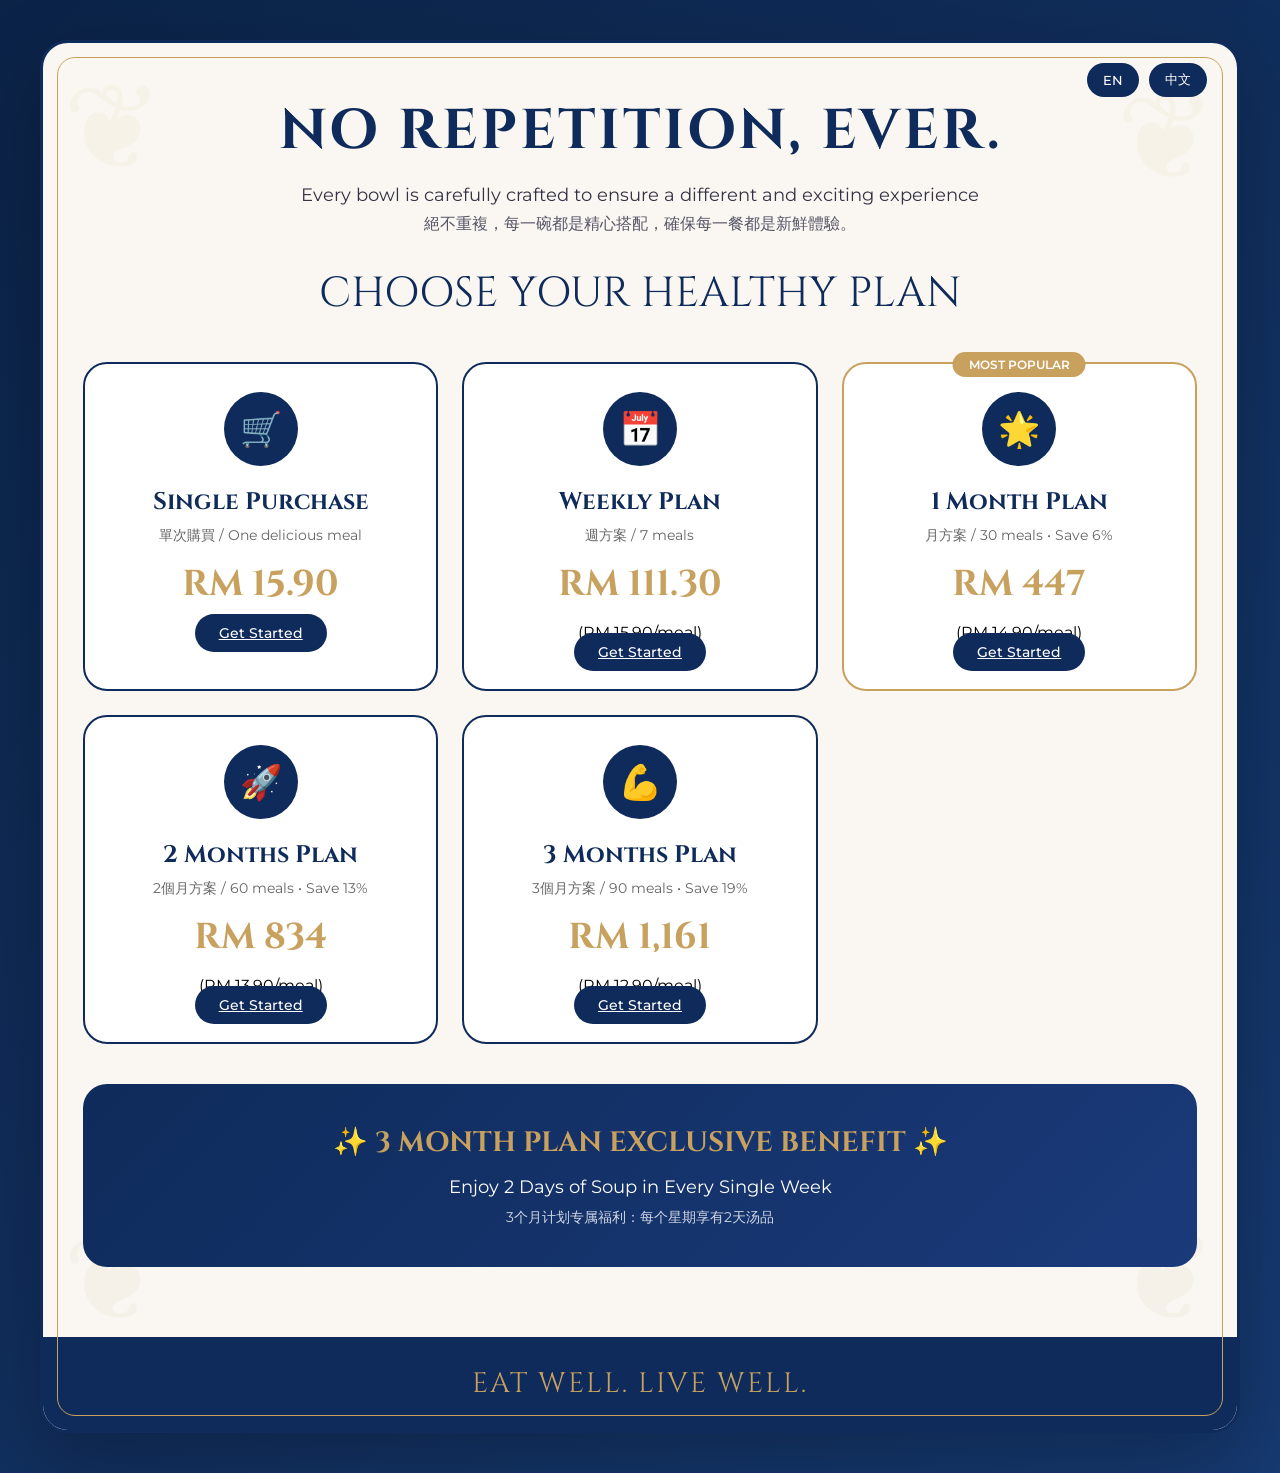
<file: index.html>
<!DOCTYPE html>
<html lang="en">
<head>
    <meta charset="UTF-8">
    <meta name="viewport" content="width=device-width, initial-scale=1.0">
    <title>Healthy Bowl - Premium Meal Subscription</title>
    <link href="https://fonts.googleapis.com/css2?family=Cinzel:wght@400;600;700&family=Montserrat:wght@300;400;500;600;700&display=swap" rel="stylesheet">
    <link rel="stylesheet" href="css/common.css">
</head>
<body>

<div class="main-container">
    <div class="leaf l1">❦</div>
    <div class="leaf l2">❦</div>
    <div class="leaf l3">❦</div>
    <div class="leaf l4">❦</div>

    <div class="language-switch">
        <button onclick="document.documentElement.lang='en'">EN</button>
        <button onclick="document.documentElement.lang='zh'">中文</button>
    </div>

    <div class="header">
        <h1>NO REPETITION, EVER.</h1>
        <div class="subtitle">Every bowl is carefully crafted to ensure a different and exciting experience</div>
        <div class="chinese">絕不重複，每一碗都是精心搭配，確保每一餐都是新鮮體驗。</div>
        <div class="section-title">CHOOSE YOUR HEALTHY PLAN</div>
    </div>

    <div class="content">
        <div class="plan-grid">
            <!-- Single Purchase -->
            <div class="plan-card" data-plan="single" data-days="1" data-price="15.90">
                <div class="plan-icon">🛒</div>
                <h3>Single Purchase</h3>
                <p>單次購買 / One delicious meal</p>
                <div class="price">RM 15.90</div>
                <a href="register.html" class="btn-small">Get Started</a>
            </div>

            <!-- Weekly -->
            <div class="plan-card" data-plan="weekly" data-days="7" data-price="111.30">
                <div class="plan-icon">📅</div>
                <h3>Weekly Plan</h3>
                <p>週方案 / 7 meals</p>
                <div class="price">RM 111.30</div>
                <div class="price-detail">(RM 15.90/meal)</div>
                <a href="register.html" class="btn-small">Get Started</a>
            </div>

            <!-- 1 Month -->
            <div class="plan-card popular" data-plan="1month" data-days="30" data-price="447">
                <div class="popular-badge">MOST POPULAR</div>
                <div class="plan-icon">🌟</div>
                <h3>1 Month Plan</h3>
                <p>月方案 / 30 meals • Save 6%</p>
                <div class="price">RM 447</div>
                <div class="price-detail">(RM 14.90/meal)</div>
                <a href="register.html" class="btn-small">Get Started</a>
            </div>

            <!-- 2 Months -->
            <div class="plan-card" data-plan="2months" data-days="60" data-price="834">
                <div class="plan-icon">🚀</div>
                <h3>2 Months Plan</h3>
                <p>2個月方案 / 60 meals • Save 13%</p>
                <div class="price">RM 834</div>
                <div class="price-detail">(RM 13.90/meal)</div>
                <a href="register.html" class="btn-small">Get Started</a>
            </div>

            <!-- 3 Months -->
            <div class="plan-card" data-plan="3months" data-days="90" data-price="1161">
                <div class="plan-icon">💪</div>
                <h3>3 Months Plan</h3>
                <p>3個月方案 / 90 meals • Save 19%</p>
                <div class="price">RM 1,161</div>
                <div class="price-detail">(RM 12.90/meal)</div>
                <a href="register.html" class="btn-small">Get Started</a>
            </div>
        </div>

        <div class="promo-banner">
            <h3>✨ 3 MONTH PLAN EXCLUSIVE BENEFIT ✨</h3>
            <p>Enjoy 2 Days of Soup in Every Single Week</p>
            <div class="chinese">3个月计划专属福利：每个星期享有2天汤品</div>
        </div>
    </div>

    <div class="footer">
        EAT WELL. LIVE WELL.
    </div>
</div>

</body>
</html>
</file>
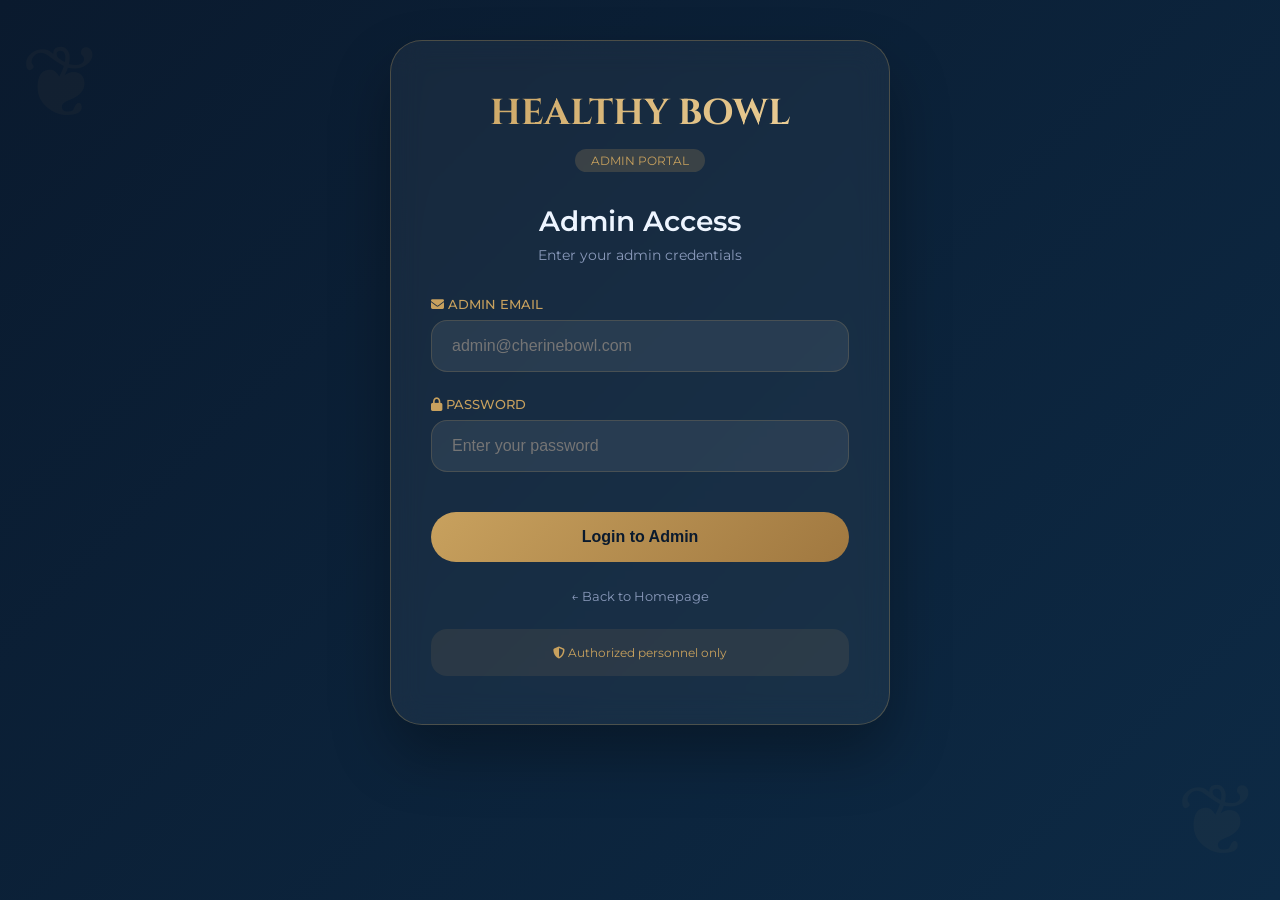
<file: admin-login.html>
<!DOCTYPE html>
<html lang="en">
<head>
    <meta charset="UTF-8">
    <meta name="viewport" content="width=device-width, initial-scale=1.0">
    <title>Admin Login - Healthy Bowl</title>
    <link href="https://fonts.googleapis.com/css2?family=Cinzel:wght@400;600;700&family=Montserrat:wght@300;400;500;600;700&display=swap" rel="stylesheet">
    <link rel="stylesheet" href="https://cdnjs.cloudflare.com/ajax/libs/font-awesome/6.5.1/css/all.min.css">
    <style>
        * { margin: 0; padding: 0; box-sizing: border-box; }
        body {
            background: linear-gradient(135deg, #0a1a2e, #0d2a45);
            font-family: 'Montserrat', sans-serif;
            min-height: 100vh;
            padding: 40px;
        }
        .container { max-width: 500px; margin: 0 auto; }
        .admin-card {
            background: rgba(255,255,255,0.05);
            backdrop-filter: blur(15px);
            border-radius: 32px;
            padding: 48px 40px;
            border: 1px solid rgba(200,161,94,0.3);
            box-shadow: 0 30px 60px rgba(0,0,0,0.3);
        }
        .logo { text-align: center; margin-bottom: 32px; }
        .logo h1 {
            font-family: 'Cinzel', serif;
            font-size: 36px;
            background: linear-gradient(135deg, #c8a15e, #f0d49e);
            -webkit-background-clip: text;
            background-clip: text;
            color: transparent;
        }
        .logo .badge {
            display: inline-block;
            background: rgba(200,161,94,0.2);
            padding: 4px 16px;
            border-radius: 30px;
            font-size: 12px;
            color: #c8a15e;
            margin-top: 12px;
        }
        .title { text-align: center; margin-bottom: 32px; }
        .title h2 { font-size: 28px; font-weight: 600; color: #eef5ff; margin-bottom: 8px; }
        .title p { color: #8a9abb; font-size: 14px; }
        .input-group { margin-bottom: 24px; }
        .input-group label {
            display: block;
            margin-bottom: 8px;
            color: #c8a15e;
            font-size: 13px;
            font-weight: 500;
        }
        .input-group input {
            width: 100%;
            padding: 16px 20px;
            background: rgba(255,255,255,0.08);
            border: 1px solid rgba(200,161,94,0.2);
            border-radius: 16px;
            font-size: 16px;
            color: #eef5ff;
        }
        .input-group input:focus {
            outline: none;
            border-color: #c8a15e;
        }
        .btn-login {
            width: 100%;
            padding: 16px;
            background: linear-gradient(135deg, #c8a15e, #a07840);
            border: none;
            border-radius: 40px;
            font-size: 16px;
            font-weight: 600;
            color: #0a1a2e;
            cursor: pointer;
            margin-top: 16px;
        }
        .btn-login:hover { transform: translateY(-2px); }
        .back-link { text-align: center; margin-top: 24px; }
        .back-link a { color: #8a9abb; text-decoration: none; font-size: 13px; }
        .back-link a:hover { color: #c8a15e; }
        .info-note {
            background: rgba(200,161,94,0.1);
            border-radius: 16px;
            padding: 16px;
            margin-top: 24px;
            text-align: center;
        }
        .info-note p { font-size: 12px; color: #c8a15e; }
        .leaf {
            position: absolute;
            font-size: 100px;
            opacity: 0.04;
            color: #c8a15e;
            pointer-events: none;
        }
        .leaf-1 { top: 20px; left: 20px; }
        .leaf-2 { bottom: 20px; right: 20px; }
        @media (max-width: 600px) {
            body { padding: 20px; }
            .admin-card { padding: 32px 24px; }
        }
    </style>
</head>
<body>
    <div class="leaf leaf-1">❦</div>
    <div class="leaf leaf-2">❦</div>
    <div class="container">
        <div class="admin-card">
            <div class="logo">
                <h1>HEALTHY BOWL</h1>
                <div class="badge">ADMIN PORTAL</div>
            </div>
            <div class="title">
                <h2>Admin Access</h2>
                <p>Enter your admin credentials</p>
            </div>
            <div class="input-group">
                <label><i class="fas fa-envelope"></i> ADMIN EMAIL</label>
                <input type="email" id="adminEmail" placeholder="admin@cherinebowl.com">
            </div>
            <div class="input-group">
                <label><i class="fas fa-lock"></i> PASSWORD</label>
                <input type="password" id="adminPassword" placeholder="Enter your password">
            </div>
            <button class="btn-login" onclick="adminLogin()">Login to Admin</button>
            <div class="back-link">
                <a href="index.html">← Back to Homepage</a>
            </div>
            <div class="info-note">
                <p><i class="fas fa-shield-alt"></i> Authorized personnel only</p>
            </div>
        </div>
    </div>

    <script src="js/supabase.js"></script>
    <script>
        // 管理員帳號（固定）
        const ADMIN_CREDENTIALS = {
            email: "admin@cherinebowl.com",
            password: "Admin040907@"
        };

        async function adminLogin() {
            const email = document.getElementById('adminEmail').value;
            const password = document.getElementById('adminPassword').value;
            
            if (!email || !password) {
                alert('Please enter email and password');
                return;
            }
            
            if (email !== ADMIN_CREDENTIALS.email || password !== ADMIN_CREDENTIALS.password) {
                alert('Invalid admin credentials');
                return;
            }
            
            // 儲存管理員登入狀態
            localStorage.setItem('adminLoggedIn', 'true');
            localStorage.setItem('adminEmail', email);
            
            // 跳轉到後台
            window.location.href = 'admin.html';
        }

        document.addEventListener('keypress', function(e) {
            if (e.key === 'Enter') adminLogin();
        });
    </script>
</body>
</html>
</file>
<file: css/common.css>
/* ============================================
   Healthy Bowl - 前端統一樣式表
   奢華風格 | 深藍 + 金色 + 奶油色
============================================ */

/* 字體導入 */
@import url('https://fonts.googleapis.com/css2?family=Cinzel:wght@400;600;700&family=Montserrat:wght@300;400;500;600;700&display=swap');

/* ============================================
   變數定義
============================================ */
:root {
    --navy: #0f2b5b;
    --gold: #c8a15e;
    --cream: #faf7f2;
    --dark-cream: #f0ebe2;
    --success: #2d6a4f;
    --error: #c31313;
    --warning: #e67e22;
    --border-light: #e0d5b8;
}

/* ============================================
   基礎重置
============================================ */
* {
    margin: 0;
    padding: 0;
    box-sizing: border-box;
}

body {
    background: linear-gradient(135deg, #0b2347, #163a72);
    font-family: 'Montserrat', sans-serif;
    min-height: 100vh;
    padding: 40px;
}

/* ============================================
   主容器
============================================ */
.main-container {
    max-width: 1400px;
    margin: auto;
    background: var(--cream);
    border-radius: 28px;
    position: relative;
    overflow: hidden;
    border: 3px solid var(--navy);
    box-shadow: 0 30px 80px rgba(0, 0, 0, 0.25);
}

.main-container:before {
    content: "";
    position: absolute;
    inset: 14px;
    border: 1.5px solid var(--gold);
    border-radius: 18px;
    pointer-events: none;
    z-index: 1;
}

/* ============================================
   裝飾葉子
============================================ */
.leaf {
    position: absolute;
    font-size: 120px;
    opacity: 0.06;
    color: var(--gold);
    pointer-events: none;
    z-index: 0;
}
.leaf.l1 { top: 10px; left: 20px; }
.leaf.l2 { top: 20px; right: 20px; }
.leaf.l3 { bottom: 80px; left: 20px; }
.leaf.l4 { bottom: 80px; right: 20px; }

/* ============================================
   語言切換
============================================ */
.language-switch {
    position: absolute;
    top: 20px;
    right: 30px;
    display: flex;
    gap: 10px;
    z-index: 10;
}
.language-switch button {
    padding: 8px 16px;
    background: var(--navy);
    color: white;
    border: none;
    border-radius: 30px;
    cursor: pointer;
    font-size: 13px;
    font-weight: 500;
    transition: all 0.3s ease;
    font-family: 'Montserrat', sans-serif;
}
.language-switch button:hover {
    background: var(--gold);
    transform: translateY(-2px);
}

/* ============================================
   標題區域
============================================ */
.header {
    padding: 50px 50px 20px;
    text-align: center;
    position: relative;
    z-index: 2;
}
.header h1 {
    font-family: 'Cinzel', serif;
    font-size: 56px;
    color: var(--navy);
    letter-spacing: 3px;
}
.header .subtitle {
    font-size: 18px;
    margin-top: 15px;
    color: #334;
    font-weight: 400;
}
.header .chinese {
    margin-top: 8px;
    font-size: 16px;
    color: #556;
}
.section-title {
    font-family: 'Cinzel', serif;
    font-size: 42px;
    color: var(--navy);
    margin: 30px 0 20px;
    text-align: center;
}

/* ============================================
   內容區域
============================================ */
.content {
    padding: 0 40px 40px;
    position: relative;
    z-index: 2;
}

/* ============================================
   卡片
============================================ */
.card {
    background: white;
    border: 2px solid var(--navy);
    border-radius: 24px;
    overflow: hidden;
    margin-bottom: 30px;
}

.inner-card {
    background: white;
    border-radius: 24px;
    padding: 32px;
    box-shadow: 0 10px 30px rgba(0, 0, 0, 0.05);
}

/* 限寬卡片 */
.card-limited {
    max-width: 600px;
    margin: 0 auto;
}

/* ============================================
   方案卡片網格
============================================ */
.plan-grid {
    display: grid;
    grid-template-columns: repeat(auto-fit, minmax(280px, 1fr));
    gap: 24px;
    margin-bottom: 40px;
}
.plan-card {
    background: white;
    border: 2px solid var(--navy);
    border-radius: 24px;
    padding: 28px 20px;
    text-align: center;
    cursor: pointer;
    transition: all 0.3s ease;
    position: relative;
}
.plan-card:hover {
    transform: translateY(-5px);
    box-shadow: 0 20px 40px rgba(0, 0, 0, 0.1);
}
.plan-card.selected {
    border: 2px solid var(--gold);
    background: linear-gradient(135deg, #fff, #fef9f0);
}
.plan-card.popular {
    border: 2px solid var(--gold);
}
.popular-badge {
    position: absolute;
    top: -12px;
    left: 50%;
    transform: translateX(-50%);
    background: var(--gold);
    color: white;
    padding: 5px 16px;
    border-radius: 30px;
    font-size: 12px;
    font-weight: 600;
}
.plan-icon {
    width: 74px;
    height: 74px;
    border-radius: 50%;
    background: var(--navy);
    display: inline-flex;
    align-items: center;
    justify-content: center;
    font-size: 34px;
    color: white;
    margin-bottom: 20px;
}
.plan-card h3 {
    font-family: 'Cinzel', serif;
    font-size: 24px;
    color: var(--navy);
    margin-bottom: 8px;
}
.plan-card p {
    font-size: 14px;
    color: #666;
    margin-bottom: 15px;
}
.price {
    font-size: 36px;
    font-family: 'Cinzel', serif;
    font-weight: 700;
    color: var(--gold);
    margin: 15px 0;
}
.price small {
    font-size: 14px;
    font-family: 'Montserrat', sans-serif;
}
.save-badge {
    position: absolute;
    left: -15px;
    top: 20px;
    width: 70px;
    height: 70px;
    background: #c31313;
    border-radius: 50%;
    color: white;
    display: flex;
    align-items: center;
    justify-content: center;
    font-weight: 700;
    font-size: 12px;
    text-align: center;
    line-height: 1.3;
    box-shadow: 0 8px 20px rgba(0, 0, 0, 0.2);
}

/* ============================================
   表單元素
============================================ */
.input-group {
    margin-bottom: 20px;
}
.input-group label {
    display: block;
    margin-bottom: 8px;
    font-weight: 600;
    color: var(--navy);
    font-family: 'Montserrat', sans-serif;
}
.input-group input,
.input-group select {
    width: 100%;
    padding: 14px 18px;
    border: 1px solid #ddd;
    border-radius: 16px;
    font-size: 16px;
    font-family: 'Montserrat', sans-serif;
    transition: all 0.3s;
}
.input-group input:focus,
.input-group select:focus {
    outline: none;
    border-color: var(--gold);
    box-shadow: 0 0 0 3px rgba(200, 161, 94, 0.2);
}

/* ============================================
   按鈕
============================================ */
.btn {
    width: 100%;
    border: none;
    padding: 16px;
    background: var(--navy);
    color: white;
    border-radius: 40px;
    cursor: pointer;
    font-size: 16px;
    font-weight: 600;
    font-family: 'Montserrat', sans-serif;
    transition: all 0.3s;
    margin-top: 10px;
}
.btn:hover {
    background: var(--gold);
    transform: translateY(-2px);
}
.btn-secondary {
    background: var(--gold);
}
.btn-secondary:hover {
    background: var(--navy);
}
.btn-outline {
    background: transparent;
    border: 2px solid var(--navy);
    color: var(--navy);
}
.btn-outline:hover {
    background: var(--navy);
    color: white;
}
.btn-small {
    padding: 10px 24px;
    background: var(--navy);
    color: white;
    border: none;
    border-radius: 40px;
    cursor: pointer;
    font-size: 14px;
    font-weight: 500;
    transition: all 0.3s;
}
.btn-small:hover {
    background: var(--gold);
}

/* ============================================
   連結
============================================ */
.link {
    text-align: center;
    margin-top: 20px;
}
.link a {
    color: var(--gold);
    text-decoration: none;
    font-size: 14px;
}
.link a:hover {
    text-decoration: underline;
}

/* ============================================
   儀表板樣式
============================================ */
.user-greeting {
    text-align: center;
    margin-bottom: 30px;
}
.user-greeting h2 {
    font-family: 'Cinzel', serif;
    color: var(--navy);
}
.plan-status-card {
    background: linear-gradient(135deg, #faf7f2, #f0ebe2);
    border-radius: 24px;
    padding: 25px;
    margin-bottom: 25px;
    border-left: 4px solid var(--gold);
}
.plan-status-card h3 {
    font-family: 'Cinzel', serif;
    color: var(--navy);
    margin-bottom: 15px;
}
.plan-details p {
    margin: 10px 0;
    font-size: 16px;
}
.progress-section {
    margin: 25px 0;
}
.progress-section h4 {
    font-family: 'Cinzel', serif;
    color: var(--navy);
    margin-bottom: 15px;
}
.progress-bar-container {
    background: #e0e0e0;
    border-radius: 30px;
    height: 20px;
    margin: 15px 0;
    overflow: hidden;
}
.progress-bar {
    background: var(--success);
    height: 100%;
    border-radius: 30px;
    transition: width 0.5s ease;
    width: 0%;
}
.progress-stats {
    text-align: center;
    margin: 10px 0;
    font-size: 14px;
    color: #666;
}
.delivery-list {
    background: linear-gradient(135deg, #faf7f2, #f0ebe2);
    border-radius: 24px;
    padding: 20px;
}
.delivery-item {
    display: flex;
    justify-content: space-between;
    align-items: center;
    padding: 15px;
    border-bottom: 1px solid var(--border-light);
}
.delivery-item:last-child {
    border-bottom: none;
}
.delivery-date {
    font-weight: 600;
    color: var(--navy);
}
.delivery-status {
    padding: 5px 15px;
    border-radius: 30px;
    font-size: 12px;
    font-weight: 600;
}
.delivery-status.delivered {
    background: var(--success);
    color: white;
}
.delivery-status.pending {
    background: var(--warning);
    color: white;
}
.delivery-status.upcoming {
    background: var(--gold);
    color: white;
}
.action-buttons {
    display: flex;
    gap: 15px;
    margin-top: 25px;
}
.action-buttons .btn {
    flex: 1;
    margin: 0;
}

/* ============================================
   收據列表
============================================ */
.receipts-list {
    margin: 20px 0;
}
.receipt-item {
    background: linear-gradient(135deg, #faf7f2, #f0ebe2);
    border-radius: 20px;
    padding: 18px;
    margin-bottom: 15px;
    display: flex;
    justify-content: space-between;
    align-items: center;
}
.receipt-info h4 {
    font-family: 'Cinzel', serif;
    color: var(--navy);
    margin-bottom: 5px;
}
.receipt-info p {
    color: #666;
    font-size: 13px;
}
.receipt-actions {
    display: flex;
    gap: 10px;
}
.receipt-img {
    max-width: 80px;
    max-height: 80px;
    border-radius: 12px;
    cursor: pointer;
    border: 2px solid var(--gold);
}

/* ============================================
   促銷橫幅
============================================ */
.promo-banner {
    background: linear-gradient(135deg, #0f2b5b, #1a3a7a);
    text-align: center;
    padding: 40px;
    border-radius: 24px;
    margin-bottom: 30px;
}
.promo-banner h3 {
    font-family: 'Cinzel', serif;
    color: var(--gold);
    font-size: 28px;
    margin-bottom: 15px;
}
.promo-banner p {
    color: white;
    font-size: 18px;
}
.promo-banner .chinese {
    color: rgba(255, 255, 255, 0.8);
    font-size: 14px;
    margin-top: 10px;
}

/* ============================================
   底部
============================================ */
.footer {
    background: var(--navy);
    color: var(--gold);
    text-align: center;
    padding: 28px;
    font-family: 'Cinzel', serif;
    font-size: 28px;
    letter-spacing: 2px;
}

/* ============================================
   中英文切換
============================================ */
.lang-zh {
    display: none;
}
html[lang="zh"] .lang-zh,
html[lang="zh-TW"] .lang-zh {
    display: block;
}

/* ============================================
   響應式設計
============================================ */
@media (max-width: 768px) {
    body {
        padding: 20px;
    }
    .header {
        padding: 40px 20px 15px;
    }
    .header h1 {
        font-size: 32px;
    }
    .section-title {
        font-size: 28px;
    }
    .content {
        padding: 0 20px 30px;
    }
    .plan-grid {
        grid-template-columns: 1fr;
    }
    .action-buttons {
        flex-direction: column;
    }
    .leaf {
        font-size: 60px;
    }
    .language-switch {
        position: absolute;
        top: 15px;
        right: 15px;
    }
    .footer {
        font-size: 18px;
        padding: 20px;
    }
    .promo-banner h3 {
        font-size: 22px;
    }
    .promo-banner p {
        font-size: 14px;
    }
}

/* ============================================
   動畫
============================================ */
@keyframes fadeIn {
    from {
        opacity: 0;
        transform: translateY(20px);
    }
    to {
        opacity: 1;
        transform: translateY(0);
    }
}
.card, .plan-card, .receipt-item, .inner-card, .promo-banner {
    animation: fadeIn 0.4s ease-out;
}

/* ============================================
   加載動畫
============================================ */
.loading-spinner {
    text-align: center;
    padding: 40px;
}
.loading-spinner::after {
    content: "";
    display: inline-block;
    width: 40px;
    height: 40px;
    border: 3px solid var(--border-light);
    border-top-color: var(--gold);
    border-radius: 50%;
    animation: spin 0.8s linear infinite;
}
@keyframes spin {
    to { transform: rotate(360deg); }
}

/* ============================================
   彈窗
============================================ */
.modal {
    display: none;
    position: fixed;
    top: 0;
    left: 0;
    width: 100%;
    height: 100%;
    background: rgba(0, 0, 0, 0.6);
    justify-content: center;
    align-items: center;
    z-index: 2000;
}
.modal-content {
    background: white;
    border-radius: 28px;
    padding: 30px;
    max-width: 500px;
    width: 90%;
    max-height: 80vh;
    overflow-y: auto;
    border: 3px solid var(--gold);
}
.modal-content img {
    max-width: 100%;
    border-radius: 16px;
}
</file>
